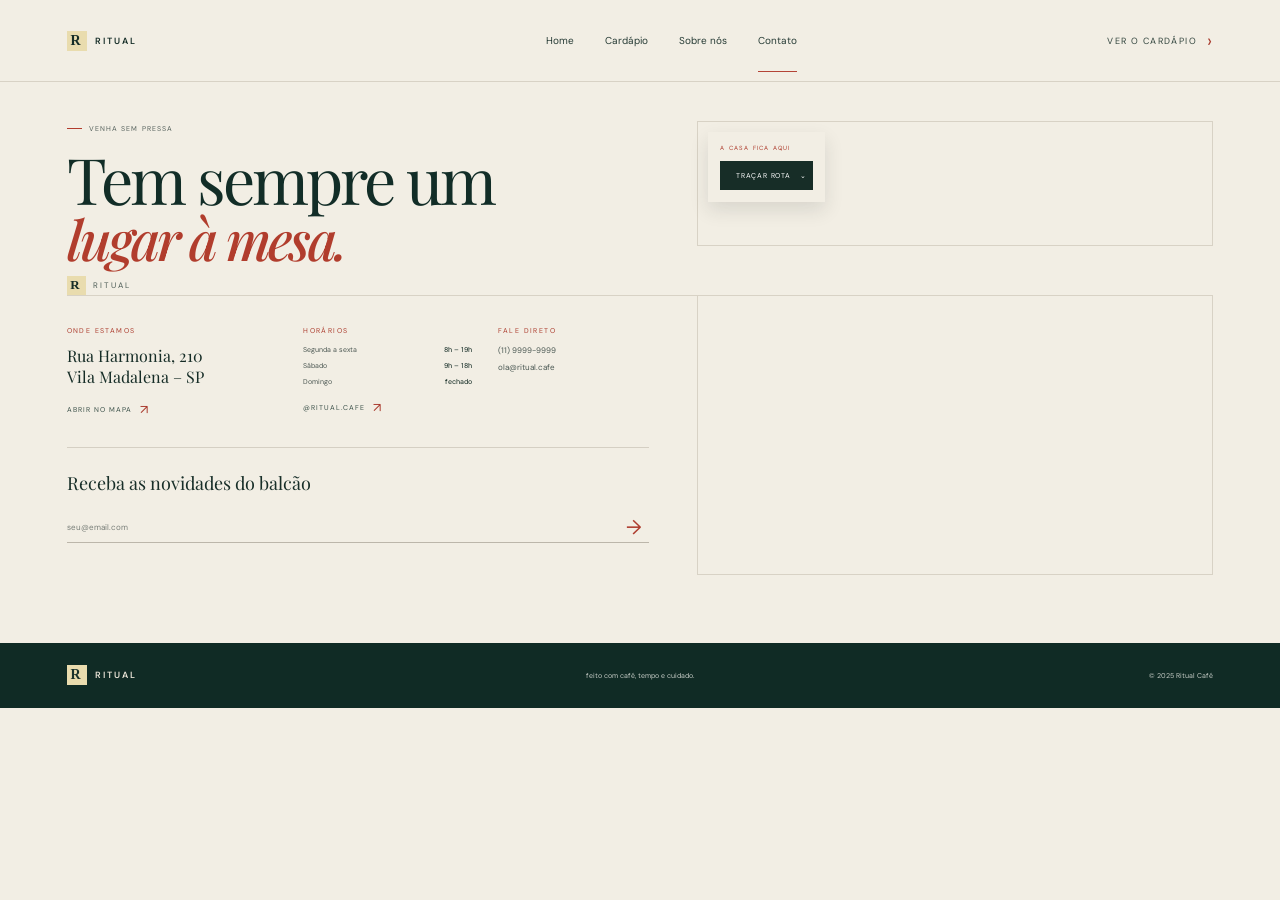
<file: contato.html>
<!DOCTYPE html>
<html lang="pt-BR">
<head>
    <meta charset="UTF-8">
    <meta name="viewport" content="width=device-width, initial-scale=1.0">

    <title>Ritual Café</title>

    <link rel="preconnect" href="https://fonts.googleapis.com">
    <link rel="preconnect" href="https://fonts.gstatic.com" crossorigin>

    <link href="https://fonts.googleapis.com/css2?family=DM+Sans:wght@400;500;600&family=Playfair+Display:ital,wght@0,400;0,500;1,500;1,600&display=swap" rel="stylesheet">

    <link rel="stylesheet" href="cotato.css">
</head>

<body>

    <div class="site">

        <!-- ================= HEADER ================= -->
        <header class="header">

            <div class="logo">
                <span class="logo-box">R</span>
                <span>RITUAL</span>
            </div>

            <nav class="menu">
                <a href="/index.html">Home</a>
                <a href="/cardapio.html">Cardápio</a>
                <a href="/sobre.html">Sobre nós</a>
                <a href="#" class="active">Contato</a>
            </nav>

            <a href="/cardapio.html" class="menu-cardapio">
                VER O CARDÁPIO
                <span>›</span>
            </a>

        </header>


        <!-- ================= CONTEÚDO PRINCIPAL ================= -->
        <main>

            <!-- HERO -->
            <section class="hero">

                <div class="hero-text">

                    <div class="mini-title">
                        <span></span>
                        VENHA SEM PRESSA
                    </div>

                    <h1>
                        Tem sempre um
                        <em>lugar à mesa.</em>
                    </h1>

                    <div class="ritual-title">
                        <span class="logo-box small">R</span>
                        <span>RITUAL</span>
                    </div>

                </div>


                <!-- MAPA SUPERIOR -->
                <div class="map-top">

                    <div class="route-box">

                        <small>A CASA FICA AQUI</small>

                        <button>
                            TRAÇAR ROTA
                            <span>⌄</span>
                        </button>

                    </div>

                    <iframe
                        src="https://www.openstreetmap.org/export/embed.html?bbox=-46.711%2C-23.534%2C-46.701%2C-23.528&layer=mapnik"
                        loading="lazy">
                    </iframe>

                </div>

            </section>


            <!-- ================= CONTATO ================= -->
            <section class="contact">

                <div class="contact-left">

                    <div class="contact-columns">

                        <!-- ENDEREÇO -->
                        <div class="info">

                            <span class="label">
                                ONDE ESTAMOS
                            </span>

                            <h2>
                                Rua Harmonia, 210<br>
                                Vila Madalena – SP
                            </h2>

                            <a href="#" class="map-link">
                                ABRIR NO MAPA
                                <span>↗</span>
                            </a>

                        </div>


                        <!-- HORÁRIOS -->
                        <div class="info hours">

                            <span class="label">
                                HORÁRIOS
                            </span>

                            <div class="schedule">
                                <p>
                                    <span>Segunda a sexta</span>
                                    <strong>8h – 19h</strong>
                                </p>

                                <p>
                                    <span>Sábado</span>
                                    <strong>9h – 18h</strong>
                                </p>

                                <p>
                                    <span>Domingo</span>
                                    <strong>fechado</strong>
                                </p>
                            </div>

                            <a href="#" class="instagram">
                                @RITUAL.CAFE
                                <span>↗</span>
                            </a>

                        </div>


                        <!-- FALE DIRETO -->
                        <div class="info direct">

                            <span class="label">
                                FALE DIRETO
                            </span>

                            <p>(11) 9999-9999</p>
                            <p>ola@ritual.cafe</p>

                        </div>

                    </div>


                    <!-- NEWSLETTER -->
                    <div class="newsletter">

                        <h2>
                            Receba as novidades do balcão
                        </h2>

                        <div class="email-input">

                            <input
                                type="email"
                                placeholder="seu@email.com">

                            <button>
                                →
                            </button>

                        </div>

                    </div>

                </div>


                <!-- MAPA PRINCIPAL -->
                <div class="map">

                    <iframe
                        src="https://www.openstreetmap.org/export/embed.html?bbox=-46.712%2C-23.536%2C-46.700%2C-23.527&layer=mapnik"
                        loading="lazy">
                    </iframe>

                </div>

            </section>

        </main>


        <!-- ================= FOOTER ================= -->
        <footer class="footer">

            <div class="footer-logo">

                <span class="logo-box">
                    R
                </span>

                <span>RITUAL</span>

            </div>

            <p>
                feito com café, tempo e cuidado.
            </p>

            <span class="copyright">
                © 2025 Ritual Café
            </span>

        </footer>

    </div>

</body>
</html>
</file>
<file: cotato.css>
/* =====================================================
   RESET
===================================================== */

* {
    margin: 0;
    padding: 0;
    box-sizing: border-box;
}

html {
    scroll-behavior: smooth;
}

body {
    background: #f2eee4;
    color: #122c25;
    font-family: "DM Sans", sans-serif;
}

a {
    text-decoration: none;
    color: inherit;
}

button,
input {
    font-family: inherit;
}


/* =====================================================
   SITE
===================================================== */

.site {
    width: 100%;
    min-height: 100vh;
    background: #f2eee4;
}


/* =====================================================
   HEADER
===================================================== */

.header {
    width: 100%;
    height: 82px;

    display: flex;
    align-items: center;
    justify-content: space-between;

    padding: 0 5.2%;

    border-bottom: 1px solid #d8d2c5;

    background: #f2eee4;

    position: relative;
    z-index: 10;
}


/* LOGO */

.logo,
.footer-logo {
    display: flex;
    align-items: center;
    gap: 8px;

    color: #152d27;

    font-size: 9px;
    letter-spacing: 2px;
    font-weight: 600;
}

.logo-box {
    width: 20px;
    height: 20px;

    display: flex;
    align-items: center;
    justify-content: center;

    background: #e9dcae;
    color: #152d27;

    font-family: Georgia, serif;
    font-size: 14px;
    font-weight: bold;
}

.logo-box.small {
    width: 19px;
    height: 19px;

    font-size: 13px;
}


/* MENU */

.menu {
    display: flex;
    align-items: center;
    gap: 31px;

    margin-left: 100px;
}

.menu a {
    position: relative;

    font-size: 10px;
    color: #263b35;

    transition: .3s ease;
}

.menu a:hover {
    color: #a73528;
}

.menu a.active {
    color: #263b35;
}

.menu a.active::after {
    content: "";

    position: absolute;

    left: 0;
    right: 0;
    bottom: -25px;

    height: 1px;

    background: #b44436;
}


/* CARDÁPIO */

.menu-cardapio {
    display: flex;
    align-items: center;
    gap: 10px;

    font-size: 9px;
    letter-spacing: 1.4px;

    color: #33463f;
}

.menu-cardapio span {
    color: #a83b2d;
    font-size: 18px;
}


/* =====================================================
   HERO
===================================================== */

.hero {
    width: 100%;
    min-height: 210px;

    display: grid;
    grid-template-columns: 55% 45%;

    padding: 40px 5.2% 0;
}


/* HERO TEXTO */

.hero-text {
    padding-top: 2px;
}

.mini-title {
    display: flex;
    align-items: center;
    gap: 7px;

    color: #56625d;

    font-size: 7px;
    letter-spacing: 1.1px;

    margin-bottom: 17px;
}

.mini-title span {
    width: 15px;
    height: 1px;

    background: #b23c2d;
}


.hero h1 {
    max-width: 470px;

    color: #122d27;

    font-family: "Playfair Display", Georgia, serif;

    font-size: clamp(45px, 5vw, 64px);
    font-weight: 400;

    line-height: .92;
    letter-spacing: -3px;
}

.hero h1 em {
    display: block;

    color: #b13d2d;

    font-family: "Playfair Display", Georgia, serif;

    font-size: .86em;
    font-weight: 500;

    margin-top: 4px;
}


/* RITUAL ABAIXO DO TÍTULO */

.ritual-title {
    display: flex;
    align-items: center;
    gap: 7px;

    margin-top: 12px;

    color: #4e5d57;

    font-size: 8px;
    letter-spacing: 2px;
}


/* =====================================================
   MAPA SUPERIOR
===================================================== */

.map-top {
    height: 125px;

    position: relative;

    margin-top: -1px;

    border: 1px solid #d8d2c5;

    overflow: visible;
}

.map-top iframe {
    width: 100%;
    height: 100%;

    border: 0;

    opacity: .72;

    filter: grayscale(15%);
}


/* CAIXA ROTA */

.route-box {
    position: absolute;

    top: 10px;
    left: 10px;

    width: 117px;

    padding: 12px;

    background: #f2eee4;

    box-shadow: 0 8px 18px rgba(32, 45, 39, .12);

    z-index: 3;
}

.route-box small {
    display: block;

    margin-bottom: 9px;

    color: #ad3c2d;

    font-size: 6px;
    letter-spacing: 1.2px;
}

.route-box button {
    width: 100%;

    border: 0;

    background: #172d27;
    color: white;

    padding: 10px 7px;

    font-size: 7px;
    letter-spacing: .8px;

    cursor: pointer;
}

.route-box button span {
    float: right;
}


/* =====================================================
   CONTATO
===================================================== */

.contact {
    width: 100%;

    display: grid;
    grid-template-columns: 55% 45%;

    padding: 0 5.2%;

    min-height: 348px;
}


/* LADO ESQUERDO */

.contact-left {
    border-top: 1px solid #d8d2c5;
    padding-top: 30px;
    padding-right: 48px;
}


/* COLUNAS */

.contact-columns {
    display: grid;

    grid-template-columns: 1.25fr 1fr .9fr;

    gap: 26px;
}


/* INFORMAÇÕES */

.label {
    display: block;

    color: #ad3e30;

    font-size: 7px;
    letter-spacing: 1.4px;

    margin-bottom: 10px;
}

.info h2 {
    color: #152c26;

    font-family: "Playfair Display", Georgia, serif;

    font-size: 16px;
    font-weight: 400;

    line-height: 1.35;
}

.map-link,
.instagram {
    display: inline-flex;
    align-items: center;
    gap: 8px;

    margin-top: 13px;

    font-size: 7px;
    letter-spacing: 1px;

    color: #3c514a;
}

.map-link span,
.instagram span {
    color: #a93a2d;
    font-size: 13px;
}


/* HORÁRIOS */

.schedule {
    display: flex;
    flex-direction: column;

    gap: 7px;
}

.schedule p {
    display: flex;
    justify-content: space-between;
    gap: 10px;

    color: #4b5752;

    font-size: 7px;
}

.schedule strong {
    color: #273c35;

    font-weight: 500;
    white-space: nowrap;
}

.instagram {
    margin-top: 13px;
}


/* FALE DIRETO */

.direct p {
    font-size: 8px;

    color: #495752;

    margin-bottom: 7px;
}


/* =====================================================
   NEWSLETTER
===================================================== */

.newsletter {
    margin-top: 29px;

    border-top: 1px solid #d5cfc3;

    padding-top: 23px;
}

.newsletter h2 {
    color: #172e28;

    font-family: "Playfair Display", Georgia, serif;

    font-size: 18px;
    font-weight: 400;

    margin-bottom: 17px;
}


.email-input {
    width: 100%;

    display: flex;
    align-items: center;

    border-bottom: 1px solid #bcb6aa;
}

.email-input input {
    flex: 1;

    height: 30px;

    border: 0;
    outline: 0;

    background: transparent;

    color: #283d36;

    font-size: 8px;
}

.email-input input::placeholder {
    color: #777d77;
}

.email-input button {
    width: 30px;
    height: 30px;

    border: 0;
    background: transparent;

    color: #ae3c2e;

    font-size: 20px;

    cursor: pointer;

    transition: .3s ease;
}

.email-input button:hover {
    transform: translateX(4px);
}


/* =====================================================
   MAPA PRINCIPAL
===================================================== */

.map {
    width: 100%;
    height: 280px;

    border: 1px solid #d8d2c5;

    overflow: hidden;
}

.map iframe {
    width: 100%;
    height: 100%;

    border: 0;

    opacity: .75;

    filter: grayscale(20%);
}


/* =====================================================
   FOOTER
===================================================== */

.footer {
    width: 100%;
    height: 65px;

    display: grid;

    grid-template-columns: 1fr 1fr 1fr;

    align-items: center;

    padding: 0 5.2%;

    background: #102b25;

    color: #eae4d7;
}


/* LOGO FOOTER */

.footer-logo {
    color: #eae4d7;
}

.footer-logo .logo-box {
    color: #19322b;
}


/* TEXTO */

.footer p {
    text-align: center;

    font-size: 7px;

    color: #c8cec8;
}


/* COPYRIGHT */

.copyright {
    text-align: right;

    font-size: 7px;

    color: #c8cec8;
}


/* =====================================================
   RESPONSIVIDADE
===================================================== */

@media (max-width: 900px) {

    .header {
        padding: 0 30px;
    }

    .menu {
        margin-left: 0;
        gap: 18px;
    }

    .menu-cardapio {
        display: none;
    }

    .hero,
    .contact {
        grid-template-columns: 1fr;
    }

    .hero {
        gap: 30px;
        padding: 40px 30px 0;
    }

    .map-top {
        height: 200px;
    }

    .contact {
        padding: 0 30px 40px;
    }

    .contact-left {
        padding-right: 0;
    }

    .map {
        margin-top: 30px;
        height: 300px;
    }

    .footer {
        padding: 0 30px;
    }
}


@media (max-width: 600px) {

    .header {
        height: 70px;
        padding: 0 20px;
    }

    .menu {
        display: none;
    }

    .hero {
        padding: 35px 20px 0;
    }

    .hero h1 {
        font-size: 46px;
        letter-spacing: -2px;
    }

    .contact {
        padding: 0 20px 30px;
    }

    .contact-columns {
        grid-template-columns: 1fr;
        gap: 25px;
    }

    .newsletter {
        margin-top: 30px;
    }

    .map {
        height: 260px;
    }

    .footer {
        height: auto;
        min-height: 100px;

        display: flex;
        flex-direction: column;

        gap: 12px;

        justify-content: center;

        padding: 20px;
    }

    .footer p,
    .copyright {
        text-align: center;
    }
}
</file>
